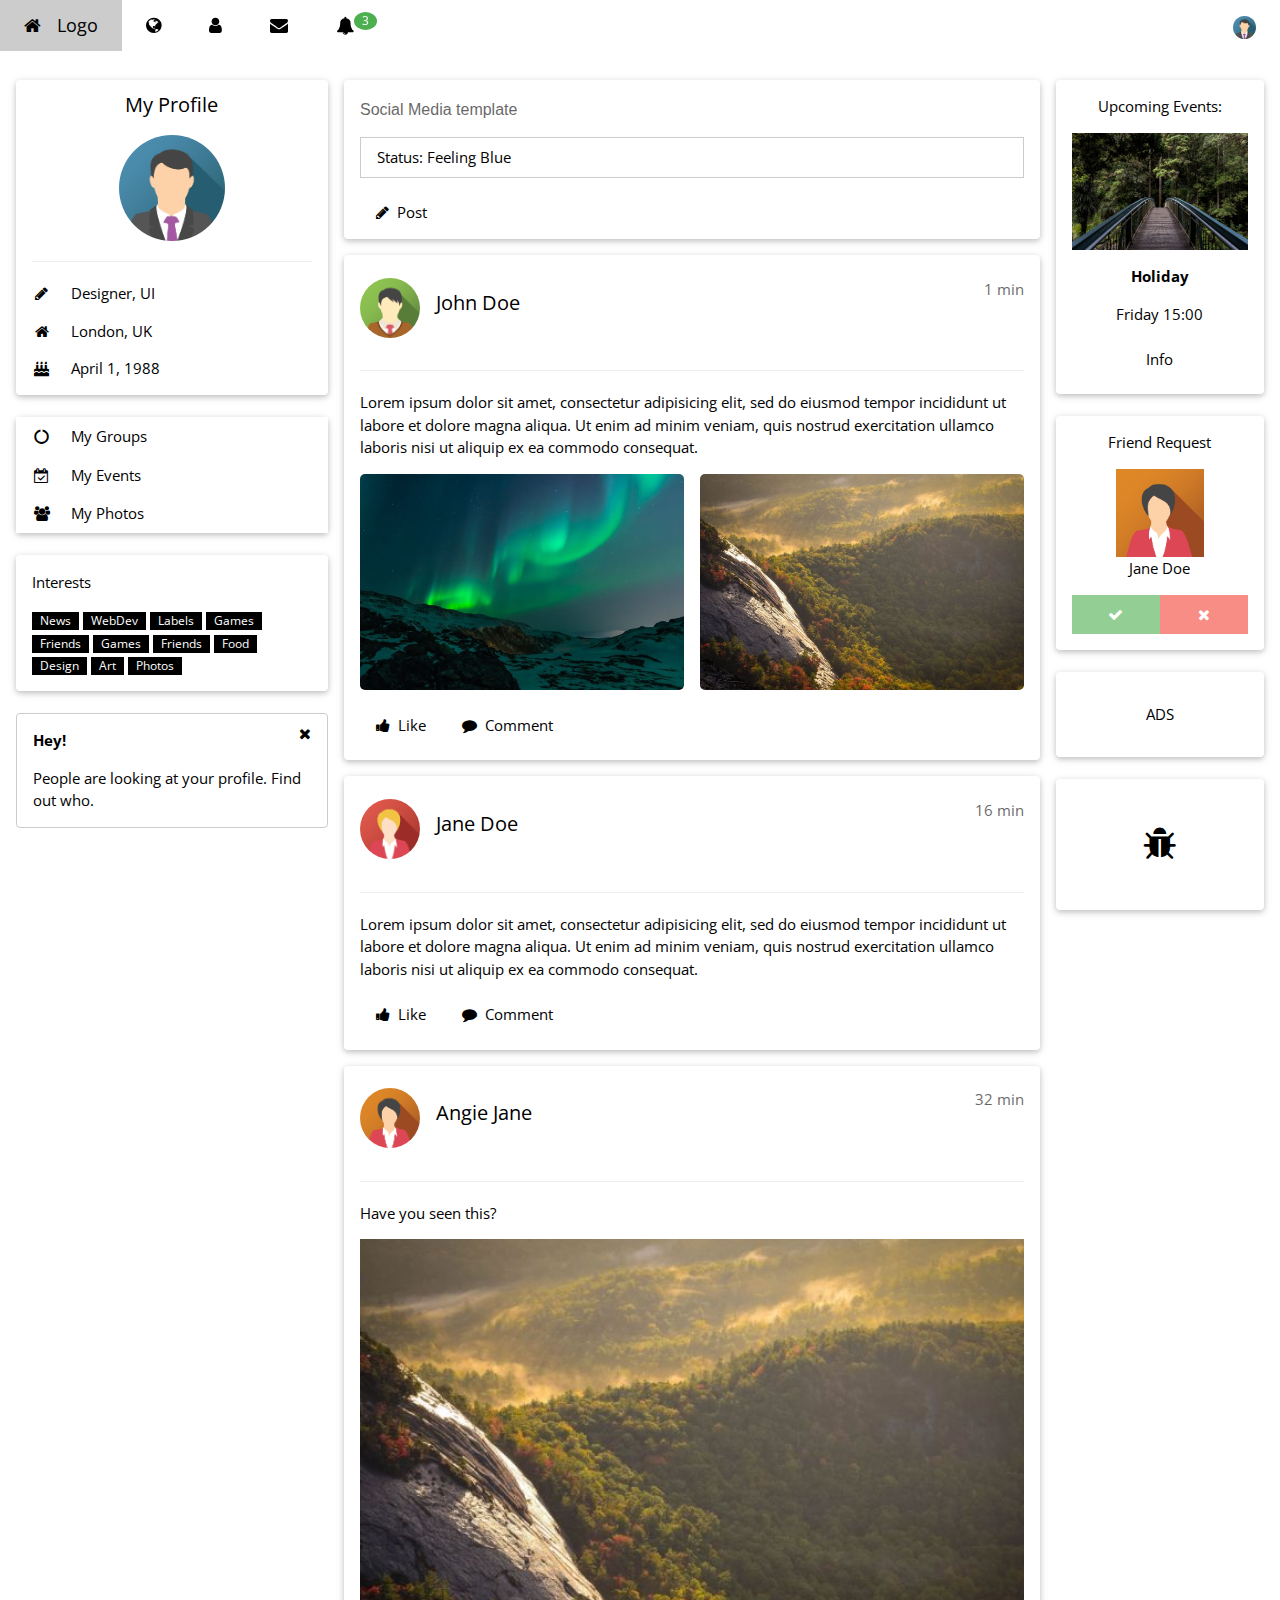
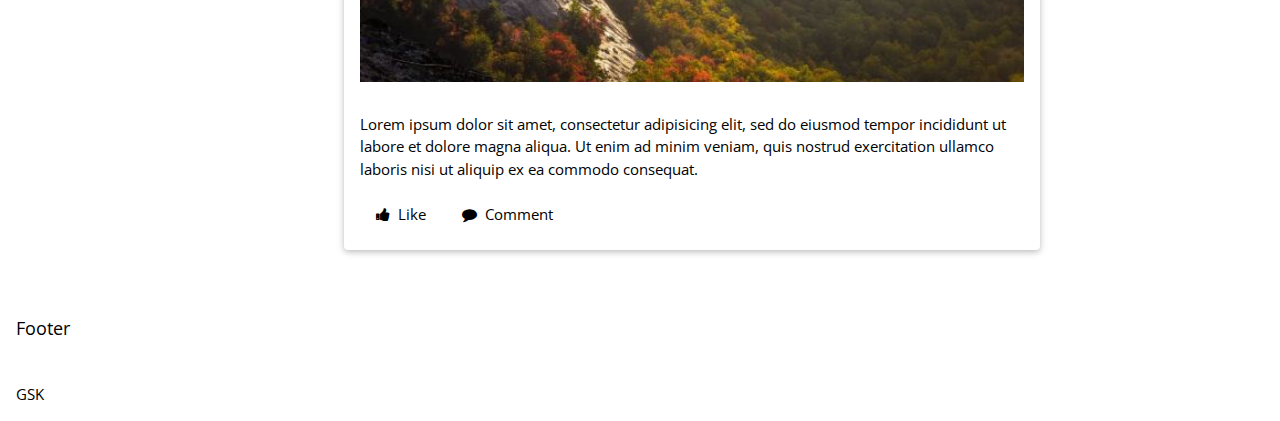
<file: Social Media Template/index.html>
<!DOCTYPE html>
<html>
<title>Social Media Template</title>
<link rel="icon" href="images/personal-information.png" type="image/icon type">
<meta charset="UTF-8">
<meta name="viewport" content="width=device-width, initial-scale=1">
<link rel="stylesheet" href="https://www.w3schools.com/w3css/4/w3.css">
<link rel="stylesheet" href="https://www.w3schools.com/lib/w3-theme-blue-grey.css">
<link rel='stylesheet' href='https://fonts.googleapis.com/css?family=Open+Sans'>
<link rel="stylesheet" href="https://cdnjs.cloudflare.com/ajax/libs/font-awesome/4.7.0/css/font-awesome.min.css">
<link rel="stylesheet" href="styles.css">
<script src="sm_index.js"></script>

<body class="w3-theme-l5">

<!-- Navbar -->
<div class="w3-top">
 <div class="w3-bar w3-theme-d2 w3-left-align w3-large">
  <a class="w3-bar-item w3-button w3-hide-medium w3-hide-large w3-right w3-padding-large w3-hover-white w3-large w3-theme-d2" href="javascript:void(0);" onclick="openNav()"><i class="fa fa-bars"></i></a>
  <a href="#" class="w3-bar-item w3-button w3-padding-large w3-theme-d4"><i class="fa fa-home w3-margin-right"></i>Logo</a>
  <a href="#" class="w3-bar-item w3-button w3-hide-small w3-padding-large w3-hover-white" title="News"><i class="fa fa-globe"></i></a>
  <a href="#" class="w3-bar-item w3-button w3-hide-small w3-padding-large w3-hover-white" title="Account Settings"><i class="fa fa-user"></i></a>
  <a href="#" class="w3-bar-item w3-button w3-hide-small w3-padding-large w3-hover-white" title="Messages"><i class="fa fa-envelope"></i></a>
  <div class="w3-dropdown-hover w3-hide-small">
    <button class="w3-button w3-padding-large" title="Notifications"><i class="fa fa-bell"></i><span class="w3-badge w3-right w3-small w3-green">3</span></button>     
    <div class="w3-dropdown-content w3-card-4 w3-bar-block" style="width:300px">
      <a href="#" class="w3-bar-item w3-button">One new friend request</a>
      <a href="#" class="w3-bar-item w3-button">John Doe posted on your wall</a>
      <a href="#" class="w3-bar-item w3-button">Jane likes your post</a>
    </div>
  </div>
  <a href="#" class="w3-bar-item w3-button w3-hide-small w3-right w3-padding-large w3-hover-white" title="My Account">
    <img src="images/avatar3.png" class="w3-circle" style="height:23px;width:23px" alt="Avatar">
  </a>
 </div>
</div>

<!-- Navbar on small screens -->
<div id="navDemo" class="w3-bar-block w3-theme-d2 w3-hide w3-hide-large w3-hide-medium w3-large">
  <a href="#" class="w3-bar-item w3-button w3-padding-large">Link 1</a>
  <a href="#" class="w3-bar-item w3-button w3-padding-large">Link 2</a>
  <a href="#" class="w3-bar-item w3-button w3-padding-large">Link 3</a>
  <a href="#" class="w3-bar-item w3-button w3-padding-large">My Profile</a>
</div>

<!-- Page Container -->
<div class="w3-container w3-content" style="max-width:1400px;margin-top:80px">    
  <!-- The Grid -->
  <div class="w3-row">
    <!-- Left Column -->
    <div class="w3-col m3">
      <!-- Profile -->
      <div class="w3-card w3-round w3-white">
        <div class="w3-container">
         <h4 class="w3-center">My Profile</h4>
         <p class="w3-center"><img src="images/avatar3.png" class="w3-circle" style="height:106px;width:106px" alt="Avatar"></p>
         <hr>
         <p><i class="fa fa-pencil fa-fw w3-margin-right w3-text-theme"></i> Designer, UI</p>
         <p><i class="fa fa-home fa-fw w3-margin-right w3-text-theme"></i> London, UK</p>
         <p><i class="fa fa-birthday-cake fa-fw w3-margin-right w3-text-theme"></i> April 1, 1988</p>
        </div>
      </div>
      <br>
      
      <!-- Accordion -->
      <div class="w3-card w3-round">
        <div class="w3-white">
          <button onclick="myFunction('Demo1')" class="w3-button w3-block w3-theme-l1 w3-left-align"><i class="fa fa-circle-o-notch fa-fw w3-margin-right"></i> My Groups</button>
          <div id="Demo1" class="w3-hide w3-container">
            <p>Some text..</p>
          </div>
          <button onclick="myFunction('Demo2')" class="w3-button w3-block w3-theme-l1 w3-left-align"><i class="fa fa-calendar-check-o fa-fw w3-margin-right"></i> My Events</button>
          <div id="Demo2" class="w3-hide w3-container">
            <p>Some other text..</p>
          </div>
          <button onclick="myFunction('Demo3')" class="w3-button w3-block w3-theme-l1 w3-left-align"><i class="fa fa-users fa-fw w3-margin-right"></i> My Photos</button>
          <div id="Demo3" class="w3-hide w3-container">
         <div class="w3-row-padding">
         <br>
           <div class="w3-half">
             <img id="myImg" src="images/lights.jpg" style="width:100%" class="w3-margin-bottom">
           </div>
           <div class="w3-half">
             <img id="myImg" src="images/nature.jpg" style="width:100%" class="w3-margin-bottom">
           </div>
           <div class="w3-half">
             <img id="myImg" src="images/mountains.jpg" style="width:100%" class="w3-margin-bottom">
           </div>
           <div class="w3-half">
             <img id="myImg" src="images/forest.jpg" style="width:100%" class="w3-margin-bottom">
           </div>
           <div class="w3-half">
             <img id="myImg" src="images/retro.jpg" style="width:100%" class="w3-margin-bottom">
           </div>
           <div class="w3-half">
             <img id="myImg" src="images/snow.jpg" style="width:100%" class="w3-margin-bottom">
           </div>
         </div>
          </div>
        </div>      
      </div>
      <br>
      
      <!-- Interests --> 
      <div class="w3-card w3-round w3-white w3-hide-small">
        <div class="w3-container">
          <p>Interests</p>
          <p>
            <span class="w3-tag w3-small w3-theme-d5">News</span>
            <span class="w3-tag w3-small w3-theme-d4">WebDev</span>
            <span class="w3-tag w3-small w3-theme-d3">Labels</span>
            <span class="w3-tag w3-small w3-theme-d2">Games</span>
            <span class="w3-tag w3-small w3-theme-d1">Friends</span>
            <span class="w3-tag w3-small w3-theme">Games</span>
            <span class="w3-tag w3-small w3-theme-l1">Friends</span>
            <span class="w3-tag w3-small w3-theme-l2">Food</span>
            <span class="w3-tag w3-small w3-theme-l3">Design</span>
            <span class="w3-tag w3-small w3-theme-l4">Art</span>
            <span class="w3-tag w3-small w3-theme-l5">Photos</span>
          </p>
        </div>
      </div>
      <br>
      
      <!-- Alert Box -->
      <div class="w3-container w3-display-container w3-round w3-theme-l4 w3-border w3-theme-border w3-margin-bottom w3-hide-small">
        <span onclick="this.parentElement.style.display='none'" class="w3-button w3-theme-l3 w3-display-topright">
          <i class="fa fa-remove"></i>
        </span>
        <p><strong>Hey!</strong></p>
        <p>People are looking at your profile. Find out who.</p>
      </div>
    
    <!-- End Left Column -->
    </div>
    
    <!-- Middle Column -->
    <div class="w3-col m7">
    
      <div class="w3-row-padding">
        <div class="w3-col m12">
          <div class="w3-card w3-round w3-white">
            <div class="w3-container w3-padding">
              <h6 class="w3-opacity">Social Media template</h6>
              <p contenteditable="true" class="w3-border w3-padding">Status: Feeling Blue</p>
              <button type="button" class="w3-button w3-theme"><i class="fa fa-pencil"></i>  Post</button> 
            </div>
          </div>
        </div>
      </div>
      
      <div class="w3-container w3-card w3-white w3-round w3-margin"><br>
        <img src="images/avatar2.png" alt="Avatar" class="w3-left w3-circle w3-margin-right" style="width:60px">
        <span class="w3-right w3-opacity">1 min</span>
        <h4>John Doe</h4><br>
        <hr class="w3-clear">
        <p>Lorem ipsum dolor sit amet, consectetur adipisicing elit, sed do eiusmod tempor incididunt ut labore et dolore magna aliqua. Ut enim ad minim veniam, quis nostrud exercitation ullamco laboris nisi ut aliquip ex ea commodo consequat.</p>
          <div class="w3-row-padding" style="margin:0 -16px">
            <div class="w3-half">
              <img id="myImg" src="images/lights.jpg" style="width:100%" alt="Northern Lights" class="w3-margin-bottom">
              <!-- The Modal -->
             <div id="myModal" class="modal">
                <span class="close">&times;</span>
                <img class="modal-content" id="img01">
                <div id="caption"></div>
           </div>
            </div>
            <div class="w3-half">
              <img id="myImg" src="images/nature.jpg" style="width:100%" alt="Nature" class="w3-margin-bottom">
          </div>
        </div>
        <button type="button" class="w3-button w3-theme-d1 w3-margin-bottom"><i class="fa fa-thumbs-up"></i>  Like</button> 
        <button type="button" class="w3-button w3-theme-d2 w3-margin-bottom"><i class="fa fa-comment"></i>  Comment</button> 
      </div>
      
      <div class="w3-container w3-card w3-white w3-round w3-margin"><br>
        <img src="images/avatar5.png" alt="Avatar" class="w3-left w3-circle w3-margin-right" style="width:60px">
        <span class="w3-right w3-opacity">16 min</span>
        <h4>Jane Doe</h4><br>
        <hr class="w3-clear">
        <p>Lorem ipsum dolor sit amet, consectetur adipisicing elit, sed do eiusmod tempor incididunt ut labore et dolore magna aliqua. Ut enim ad minim veniam, quis nostrud exercitation ullamco laboris nisi ut aliquip ex ea commodo consequat.</p>
        <button type="button" class="w3-button w3-theme-d1 w3-margin-bottom"><i class="fa fa-thumbs-up"></i>  Like</button> 
        <button type="button" class="w3-button w3-theme-d2 w3-margin-bottom"><i class="fa fa-comment"></i>  Comment</button> 
      </div>  

      <div class="w3-container w3-card w3-white w3-round w3-margin"><br>
        <img src="images/avatar6.png" alt="Avatar" class="w3-left w3-circle w3-margin-right" style="width:60px">
        <span class="w3-right w3-opacity">32 min</span>
        <h4>Angie Jane</h4><br>
        <hr class="w3-clear">
        <p>Have you seen this?</p>
        <img src="images/nature.jpg" style="width:100%" class="w3-margin-bottom">
        <p>Lorem ipsum dolor sit amet, consectetur adipisicing elit, sed do eiusmod tempor incididunt ut labore et dolore magna aliqua. Ut enim ad minim veniam, quis nostrud exercitation ullamco laboris nisi ut aliquip ex ea commodo consequat.</p>
        <button type="button" class="w3-button w3-theme-d1 w3-margin-bottom"><i class="fa fa-thumbs-up"></i>  Like</button> 
        <button type="button" class="w3-button w3-theme-d2 w3-margin-bottom"><i class="fa fa-comment"></i>  Comment</button> 
      </div> 
      
    <!-- End Middle Column -->
    </div>
    
    <!-- Right Column -->
    <div class="w3-col m2">
      <div class="w3-card w3-round w3-white w3-center">
        <div class="w3-container">
          <p>Upcoming Events:</p>
          <img src="images/forest.jpg" alt="Forest" style="width:100%;">
          <p><strong>Holiday</strong></p>
          <p>Friday 15:00</p>
          <p><button class="w3-button w3-block w3-theme-l4">Info</button></p>
        </div>
      </div>
      <br>
      
      <div class="w3-card w3-round w3-white w3-center">
        <div class="w3-container">
          <p>Friend Request</p>
          <img src="images/avatar6.png" alt="Avatar" style="width:50%"><br>
          <span>Jane Doe</span>
          <div class="w3-row w3-opacity">
            <div class="w3-half">
              <button class="w3-button w3-block w3-green w3-section" title="Accept"><i class="fa fa-check"></i></button>
            </div>
            <div class="w3-half">
              <button class="w3-button w3-block w3-red w3-section" title="Decline"><i class="fa fa-remove"></i></button>
            </div>
          </div>
        </div>
      </div>
      <br>
      
      <div class="w3-card w3-round w3-white w3-padding-16 w3-center">
        <p>ADS</p>
      </div>
      <br>
      
      <div class="w3-card w3-round w3-white w3-padding-32 w3-center">
        <p><i class="fa fa-bug w3-xxlarge"></i></p>
      </div>
      
    <!-- End Right Column -->
    </div>
    
  <!-- End Grid -->
  </div>
  
<!-- End Page Container -->
</div>
<br>

<!-- Footer -->
<footer class="w3-container w3-theme-d3 w3-padding-16">
  <h5>Footer</h5>
</footer>

<footer class="w3-container w3-theme-d5">
  <p>GSK</p>
</footer>

</body>
</html>
</file>
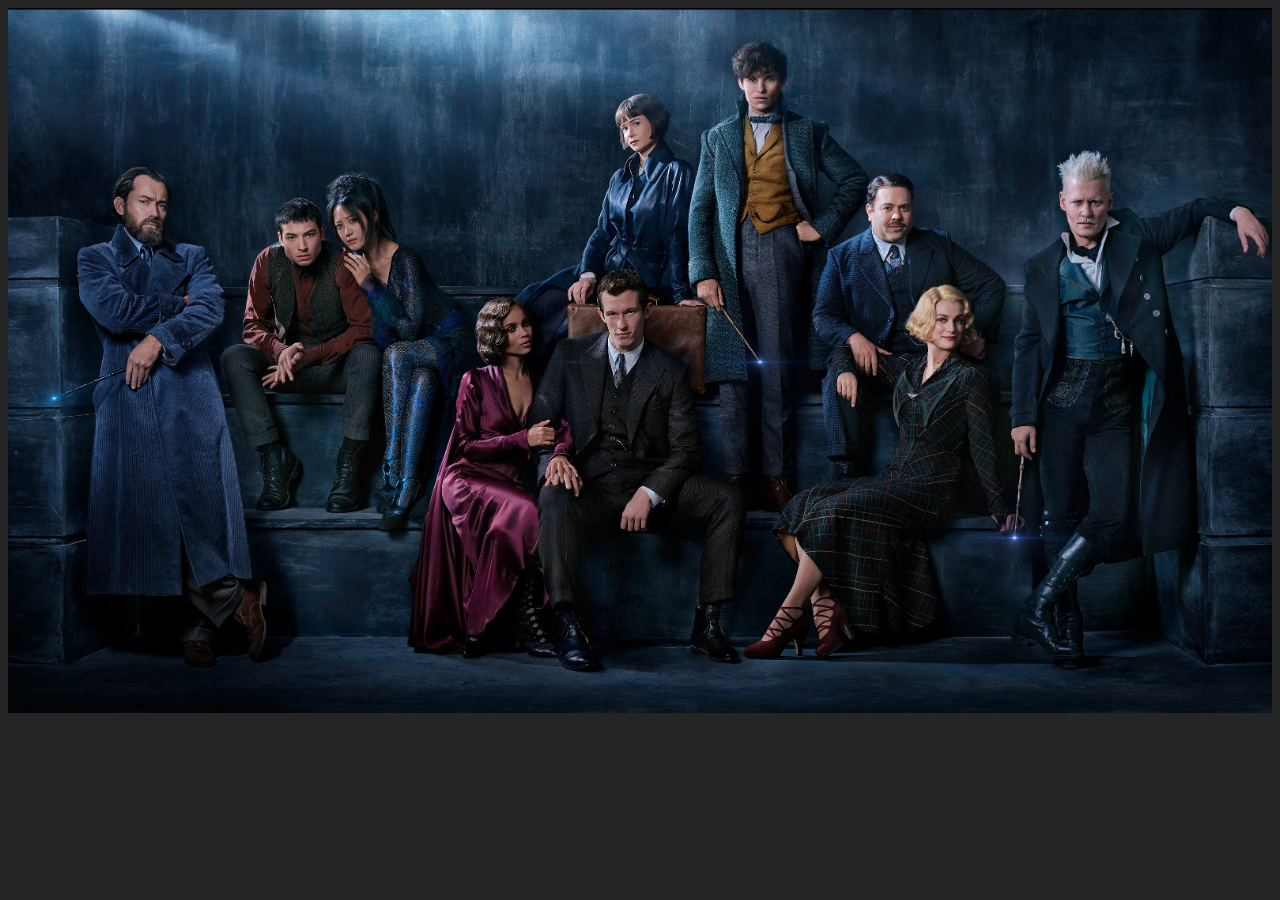
<file: Image Map/image_map.html>
<html lang="en">

<head>
    <title>Image Map</title>
    <!--<link rel="icon" href="https://bitchenstickerz.com/wp-content/uploads/2017/05/IMG_0098.jpg" type="image/icon type"-->

    <style>

        body {
            background-color: #252424;
        }

        .featured-content {
            height: 50vh;
            padding: 100px;
        }

        .responsive {
            width: 100%;
            top: 50%;
            height:auto;
        }

    </style>

</head>

<body>

<!--<h2 align="center">Explore the world of</h2> 
<img src="img_title.jpg" align="center"/>-->
<!--<div class="featured-content" style="background: linear-gradient(to bottom, rgba(0,0,0,0), #151515), url('img_title.jpg');"-->

<div style="cursor: auto;">

<img src="img_01.jpg" alt="image" usemap="#grindelwald" class="responsive" width="100%" top="50%"/>

<map name="grindelwald">
    <area title="Albus Dumbledore"  shape="poly" coords="173,175,123,200,123,220,123,240,157,270,117,290,80,292,80,370,117,390" href="https://harrypotter.fandom.com/wiki/Albus_Dumbledore" alt="Albus Dumbledore">
    <!--<area title="Albus Dumbledore"  shape="poly" coords="100,240,181,136,204,160,204,222" href="https://harrypotter.fandom.com/wiki/Albus_Dumbledore" alt="Albus Dumbledore">
    <area title="Albus Dumbledore"  shape="poly" coords="100,240,181,136,204,160,204,222" href="https://harrypotter.fandom.com/wiki/Albus_Dumbledore" alt="Albus Dumbledore">
    <area title="Albus Dumbledore"  shape="poly" coords="100,240,181,136,204,160,204,222" href="https://harrypotter.fandom.com/wiki/Albus_Dumbledore" alt="Albus Dumbledore">
    <area title="Albus Dumbledore"  shape="poly" coords="100,240,181,136,204,160,204,222" href="https://harrypotter.fandom.com/wiki/Albus_Dumbledore" alt="Albus Dumbledore">
    <area title="Albus Dumbledore"  shape="poly" coords="100,240,181,136,204,160,204,222" href="https://harrypotter.fandom.com/wiki/Albus_Dumbledore" alt="Albus Dumbledore">
    <area title="Albus Dumbledore"  shape="poly" coords="100,240,181,136,204,160,204,222" href="https://harrypotter.fandom.com/wiki/Albus_Dumbledore" alt="Albus Dumbledore">
    <area title="Albus Dumbledore"  shape="poly" coords="100,240,181,136,204,160,204,222" href="https://harrypotter.fandom.com/wiki/Albus_Dumbledore" alt="Albus Dumbledore">
    <area title="Albus Dumbledore"  shape="poly" coords="100,240,181,136,204,160,204,222" href="https://harrypotter.fandom.com/wiki/Albus_Dumbledore" alt="Albus Dumbledore">
    <area title="Albus Dumbledore"  shape="poly" coords="100,240,181,136,204,160,204,222" href="https://harrypotter.fandom.com/wiki/Albus_Dumbledore" alt="Albus Dumbledore">-->
</map>

</div>

</body>
</html>
</file>
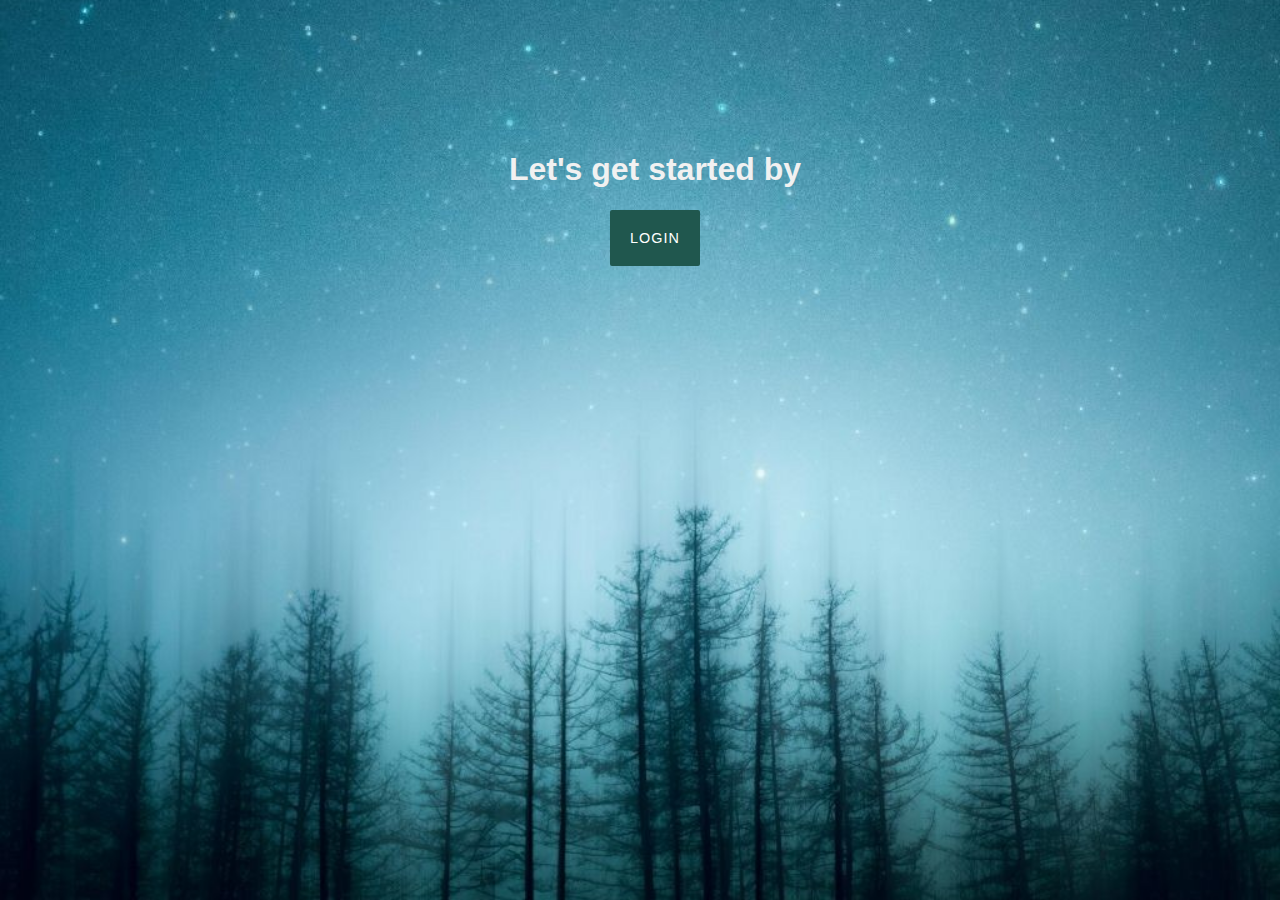
<file: Modal Login/modal_login.html>
<!DOCTYPE html>
<html>
    <head>
        <meta charset="utf-8" content="width=device-width, initial-scale=1">
        <link rel="stylesheet" href="modal_style.css">
        <script src="modal_js.js"></script>
        <title>Modal Login Page</title>
    </head>
    <body>
        <h1>Let's get started by</h1>
        <button onclick="document.getElementById('id01').style.display='block'" style="width:auto;">Login</button>
        <div id="id01" class="modal">
            <form class="modal-content animate" action="/action_page.php" method="post">
                <div class="imgcontainer">
                    <span onclick="document.getElementById('id01').style.display='none'" class="close" title="Close Modal">&times;</span>
                </div>
                <div class="login-box">
                    <div class="box-header">
                        <h2>Login</h2>
                    </div>
                    <label for="username">Username</label>
                    <br/>
                    <input type="text" id="username" placeholder="Enter username" name="username" is required>
                    <br/>
                    <label for="password" id="password">Password</label>
                    <br/>
                    <input type="password" id="password" placeholder="Enter password" name="password" is required>
                    <br/>
                    <input type="checkbox" id="remember">
                    <label for="remember" id="remember">Remember me </label>
                    <br/>
                    <button type="submit">Login</button>
                    <br/>
                    <a href="#"><p class="small">Forgot my password</p></a>
                    
                </div> 
            </form>
        </div>
    </body>
</html>
</file>
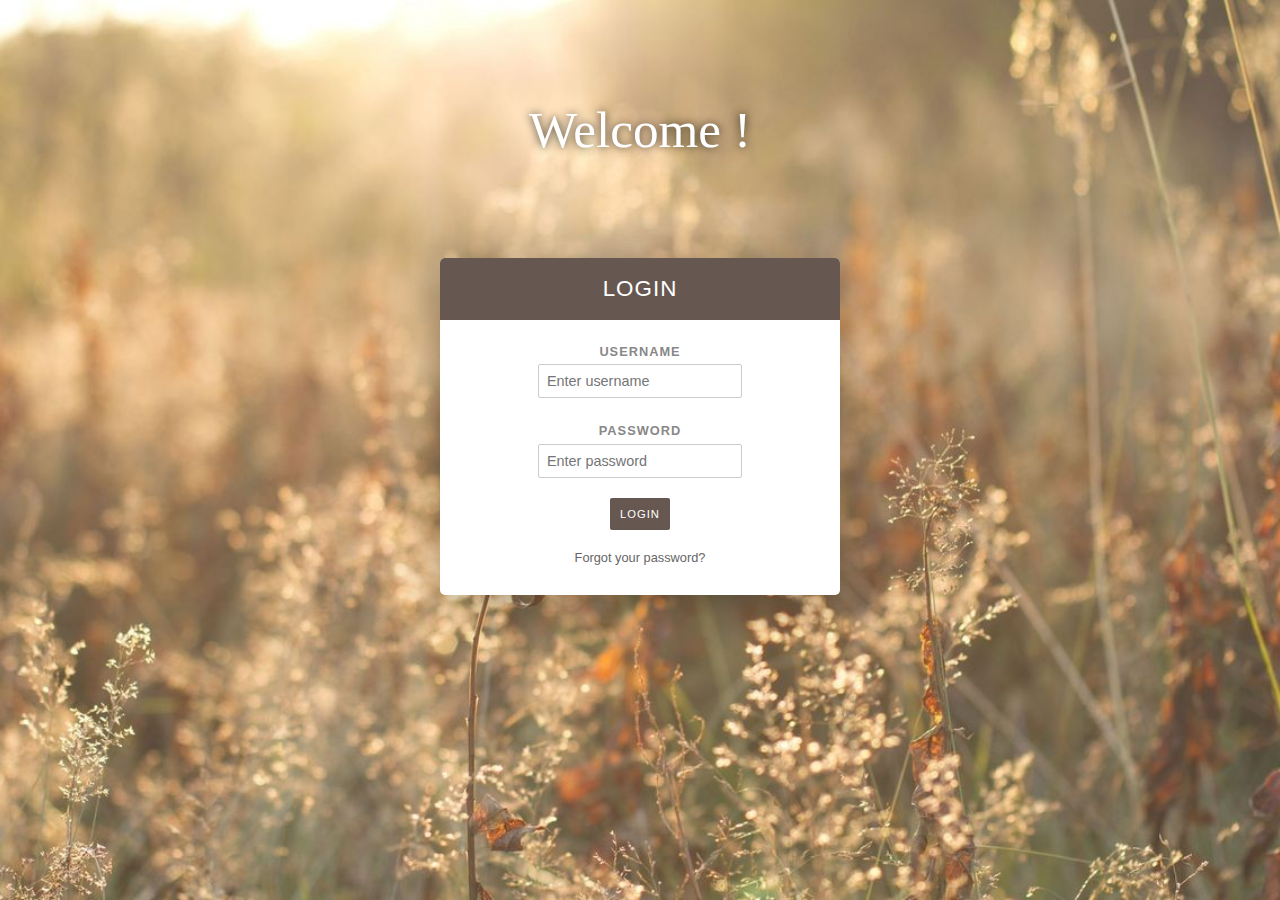
<file: Simple Login/login.html>
<!DOCTYPE html>
<html>
    <head>
        <meta charset = "utf-8">
        <link rel="stylesheet" href="login_style.css">
        <title>Login Page</title>
    </head>
    <body>
        <div class="container">
            <div class="top">
                <h1 id="title" class="hidden"><span id="logo">Welcome <span>!</span></span></h1>
            </div>
            <div class="login-box animated fadeInUp">
                <div class="box-header">
                    <h2>Login</h2>
                </div>
                <label for="username">Username</label>
                <br/>
                <input type="text" id="username" placeholder="Enter username" name="username" is required>
                <br/>
                <label for="password">Password</label>
                <br/>
                <input type="password" id="password" placeholder="Enter password" name="password" is required>
                <br/>
                <button type="submit">Login</button>
                <br/>
                <a href="#"><p class="small">Forgot your password?</p></a>
            </div>
        </div>
    </body>
</html>
</file>
<file: Social Media Template/styles.css>
html, body, h1, h2, h3, h4, h5 {
    font-family: "Open Sans", sans-serif
}

#myImg {
    border-radius: 5px;
    cursor: pointer;
    transition: 0.3s;
  }
  
  #myImg:hover {opacity: 0.7;}
  
  /* The Modal (background) */
  .modal {
    display: none; /* Hidden by default */
    position: fixed; /* Stay in place */
    z-index: 1; /* Sit on top */
    padding-top: 100px; /* Location of the box */
    left: 0;
    top: 0;
    width: 100%; /* Full width */
    height: 100%; /* Full height */
    overflow: auto; /* Enable scroll if needed */
    background-color: rgb(0,0,0); /* Fallback color */
    background-color: rgba(0,0,0,0.9); /* Black w/ opacity */
  }
  
  /* Modal Content (image) */
  .modal-content {
    margin: auto;
    display: block;
    width: 80%;
    max-width: 700px;
  }
  
  /* Caption of Modal Image */
  #caption {
    margin: auto;
    display: block;
    width: 80%;
    max-width: 700px;
    text-align: center;
    color: #ccc;
    padding: 10px 0;
    height: 150px;
  }
  
  /* Add Animation */
  .modal-content, #caption {  
    -webkit-animation-name: zoom;
    -webkit-animation-duration: 0.6s;
    animation-name: zoom;
    animation-duration: 0.6s;
  }
  
  @-webkit-keyframes zoom {
    from {-webkit-transform:scale(0)} 
    to {-webkit-transform:scale(1)}
  }
  
  @keyframes zoom {
    from {transform:scale(0)} 
    to {transform:scale(1)}
  }
  
  /* The Close Button */
  .close {
    position: absolute;
    top: 15px;
    right: 35px;
    color: #f1f1f1;
    font-size: 40px;
    font-weight: bold;
    transition: 0.3s;
  }
  
  .close:hover,
  .close:focus {
    color: #bbb;
    text-decoration: none;
    cursor: pointer;
  }
  
  /* 100% Image Width on Smaller Screens */
  @media only screen and (max-width: 700px){
    .modal-content {
      width: 100%;
    }
}
</file>
<file: Modal Login/modal_style.css>
body {
	background: url("modal_bg.jpg") no-repeat center center fixed;
	background-size: cover;
    padding-top: 130px;
    padding-left: 30px;
    text-align: center;
	font-size: 16px;
	font-family: 'Lato', sans-serif;
	font-weight: 300;
	margin: 0;
	color: #f1f1f1;
}

h2 {
	text-transform: uppercase;
	color: white;
	font-weight: 400;
	letter-spacing: 1px;
	font-size: 1.4em;
	line-height: 2.8em;
	text-align: center;
}

button {
	margin-top: 0px;
	border: 0;
	border-radius: 2px;
	color: white;
	padding: 20px;
	text-transform: uppercase;
	font-weight: 400;
	font-size: 0.9em;
	letter-spacing: 1px;
	background-color: #20574e;
	cursor:pointer;
	outline: none;
}

button:hover {
	background-color: #47887d;
	cursor: pointer;
}

imgcontainer {
    text-align: center;
    margin: 24px 0 12px 0;
    position: relative;
}

.modal {
	display: none;
	position:fixed;
	z-index:1;
	left: 0;
	top: 0;
	width: 100%;
	height: 100%;
	overflow: auto;
	background-color: #000000;
	background-color: #00000066;
	padding: 60px 60px;
}

.close {
	position: absolute;
	right: 700px;
	top: 9%;
	color: #000;
	font-size: 35px;
	font-weight: bold;
}

.close:hover, .close:focus {
	color: red;
	cursor: pointer;
}

.animate {
	-webkit-animation: animatezoom 0.6s;
	animation: animatezoom 0.6s
  }
  
  @-webkit-keyframes animatezoom {
	from {-webkit-transform: scale(0)} 
	to {-webkit-transform: scale(1)}
  }
	
  @keyframes animatezoom {
	from {transform: scale(0)} 
	to {transform: scale(1)}
  }
  


.login-box {
	background-color: white;
	max-width: 400px;
	margin: 0 auto;
	position: relative;
	top: 36px;
	right: 5%;
	padding-bottom: 30px;
	border-radius: 5px;
	box-shadow: 0 5px 50px rgba(0,0,0,0.4);
	text-align: center;
}

.login-box .box-header {
	background-color: #20574e;
	margin-top: 0;
	border-radius: 5px 5px 0 0;
}

.login-box label {
	font-weight: 700;
	font-size: .8em;
	color: #888;
	letter-spacing: 1px;
	text-transform: uppercase;
	line-height: 2em;
}

.login-box input {
	margin-bottom: 20px;
	padding: 8px;
	border: 1px solid #ccc;
	border-radius: 2px;
	font-size: .9em;
	color: #888;
}

.login-box input:focus {
	outline: none;
	border-color: #423a35;
	transition: 0.5s;
	color: #614f46;
}

.login-box button {
	margin-top: 0px;
	border: 0;
	border-radius: 2px;
	color: white;
	padding: 10px;
	text-transform: uppercase;
	font-weight: 400;
	font-size: 0.7em;
	letter-spacing: 1px;
	background-color: #20574e;
	cursor:pointer;
	outline: none;
}

.login-box button:hover {
	opacity: 0.7;
	transition: 0.5s;
}

.login-box button:hover {
	opacity: 0.7;
	transition: 0.5s;
}

.selected {
	color: #665851!important;
	transition: 0.5s;
}
</file>
<file: Simple Login/login_style.css>
body {
	background: url("login1_bg.jpg") no-repeat center center fixed;
	background-size: cover;
	font-size: 16px;
	font-family: 'Lato', sans-serif;
	font-weight: 300;
	margin: 0;
	color: #666;
}

/* Typography */
h1#title {
	font-family: 'Roboto Slab', serif;
	font-weight: 300;
	font-size: 3.2em;
	color: white;
	text-shadow: 0 0 10px rgba(0,0,0,0.8);
	margin: 0 auto;
	padding-top: 100px;
	max-width: 300px;
	text-align: center;
	position: relative;
	top: 0px;
}

h1#title span span {
	font-weight: 400;
}

h2 {
	text-transform: uppercase;
	color: white;
	font-weight: 400;
	letter-spacing: 1px;
	font-size: 1.4em;
	line-height: 2.8em;
}

a {
	text-decoration: none;
	color: #666;
}

a:hover {
	color: #aeaeae;
}

p.small {
	font-size: 0.8em;
	margin: 20px 0 0;
}


/* Layout */
.container {
	margin: 0;
}

.top {
	margin: 0;
	padding: 0;
	width: 100%;
}

.login-box {
	background-color: white;
	max-width: 400px;
	margin: 0 auto;
	position: relative;
	top: 80px;
	padding-bottom: 30px;
	border-radius: 5px;
	box-shadow: 0 5px 50px rgba(0,0,0,0.4);
	text-align: center;
}

.login-box .box-header {
	background-color: #665851;
	margin-top: 0;
	border-radius: 5px 5px 0 0;
}

.login-box label {
	font-weight: 700;
	font-size: .8em;
	color: #888;
	letter-spacing: 1px;
	text-transform: uppercase;
	line-height: 2em;
}

.login-box input {
	margin-bottom: 20px;
	padding: 8px;
	border: 1px solid #ccc;
	border-radius: 2px;
	font-size: .9em;
	color: #888;
}

.login-box input:focus {
	outline: none;
	border-color: #665851;
	transition: 0.5s;
	color: #665851;
}

.login-box button {
	margin-top: 0px;
	border: 0;
	border-radius: 2px;
	color: white;
	padding: 10px;
	text-transform: uppercase;
	font-weight: 400;
	font-size: 0.7em;
	letter-spacing: 1px;
	background-color: #665851;
	cursor:pointer;
	outline: none;
}

.login-box button:hover {
	opacity: 0.7;
	transition: 0.5s;
}

.login-box button:hover {
	opacity: 0.7;
	transition: 0.5s;
}

.selected {
	color: #665851!important;
	transition: 0.5s;
}

/* Animation Delay 
#logo {
  -webkit-animation-duration: 1s;
  -webkit-animation-delay: 2s;
}

.login-box {
  -webkit-animation-duration: 1s;
  -webkit-animation-delay: 1s;
}*/
</file>
